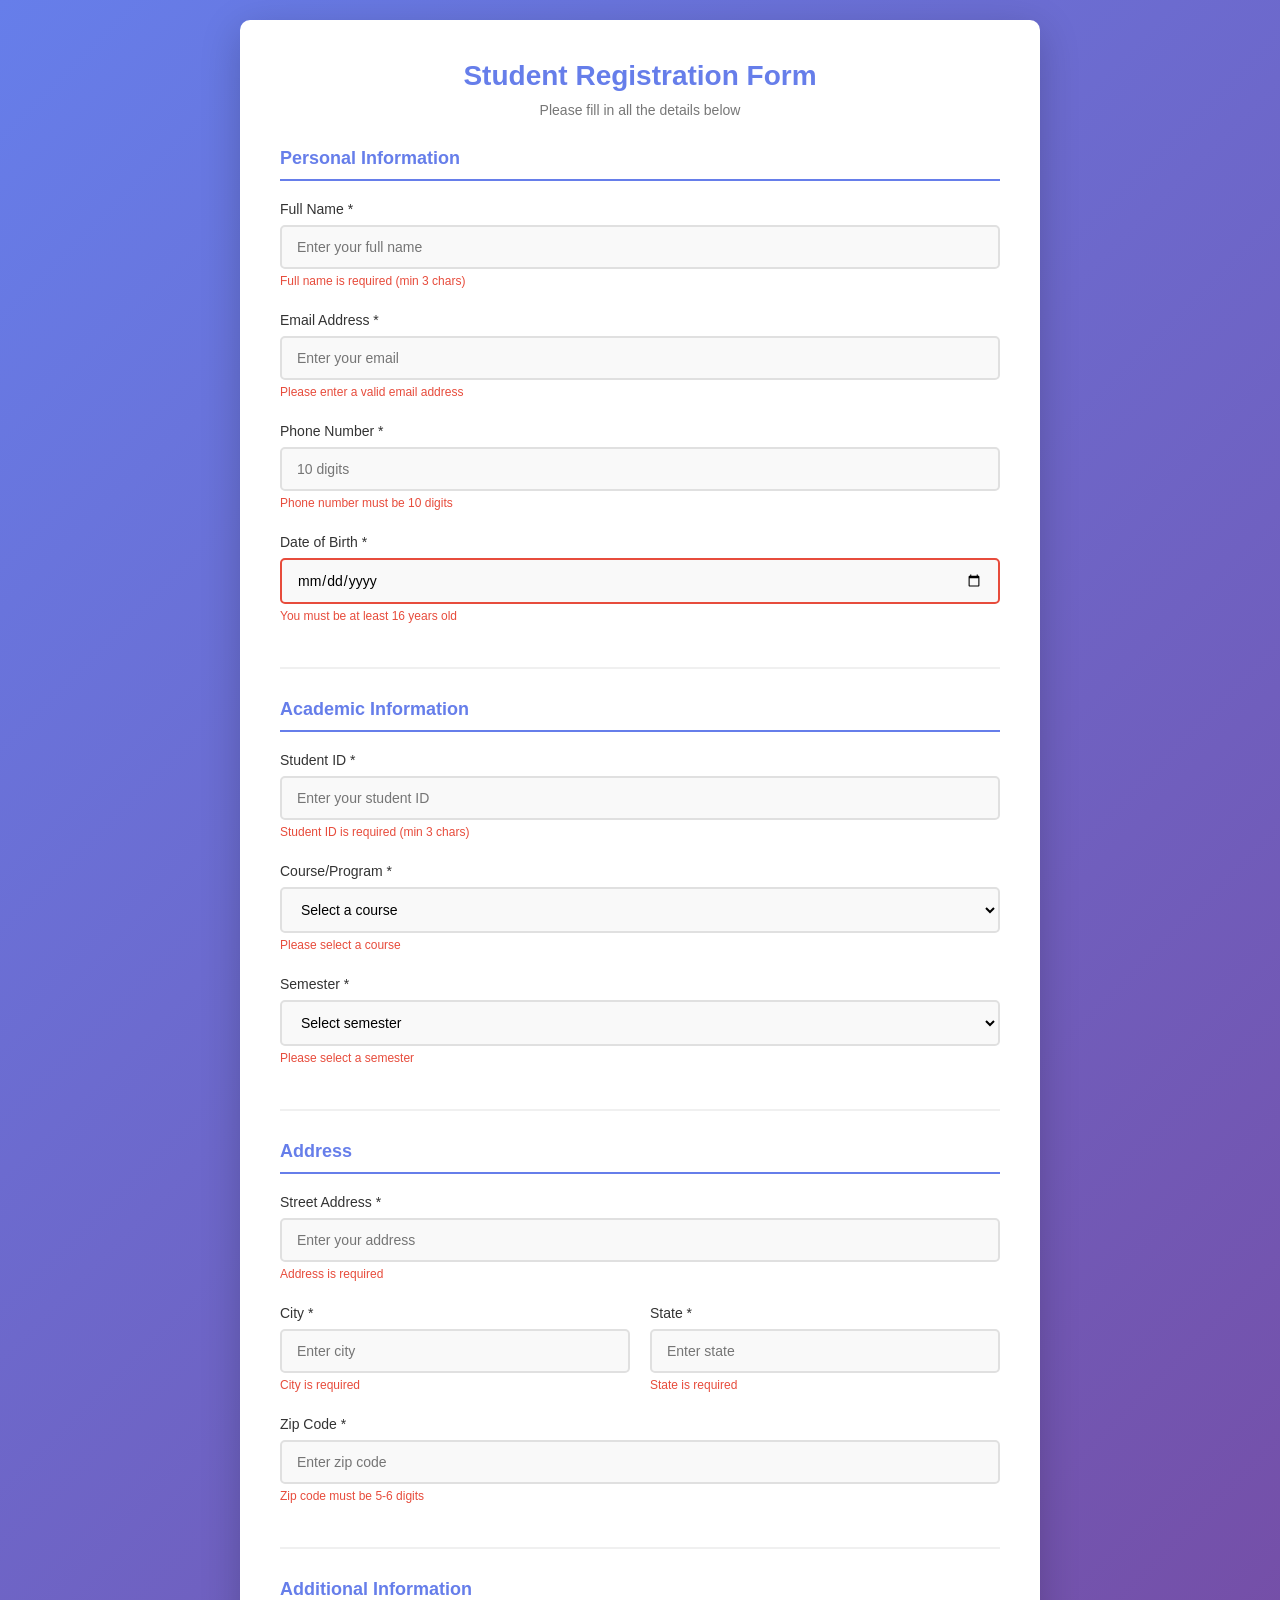
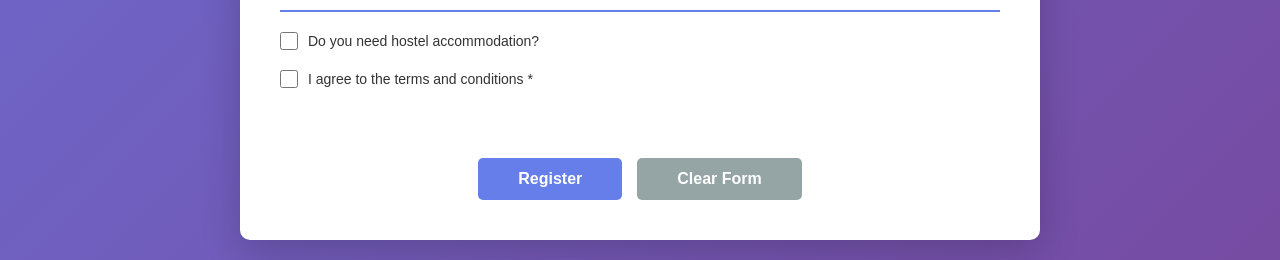
<file: day 1/index.html>
<!DOCTYPE html>
<html lang="en">

<head>
    <meta charset="UTF-8">
    <meta name="viewport" content="width=device-width, initial-scale=1.0">
    <title>Student Registration Form</title>
    <link rel="stylesheet" href="style.css">
</head>

<body>
    <div class="container">
        <div class="form-wrapper">
            <h1>Student Registration Form</h1>
            <p class="subtitle">Please fill in all the details below</p>

            <!-- Pure HTML form: uses built-in validation and CSS-only feedback -->
            <form id="registrationForm" action="#success" method="get">
                <!-- Personal Information Section -->
                <fieldset>
                    <legend>Personal Information</legend>

                    <div class="form-group">
                        <label for="fullName">Full Name *</label>
                        <input type="text" id="fullName" name="fullName" placeholder="Enter your full name" required
                            minlength="3">
                        <span class="error-message">Full name is required (min 3 chars)</span>
                    </div>

                    <div class="form-group">
                        <label for="email">Email Address *</label>
                        <input type="email" id="email" name="email" placeholder="Enter your email" required>
                        <span class="error-message">Please enter a valid email address</span>
                    </div>

                    <div class="form-group">
                        <label for="phone">Phone Number *</label>
                        <input type="tel" id="phone" name="phone" placeholder="10 digits" required pattern="[0-9]{10}"
                            title="Enter 10 digit phone number">
                        <span class="error-message">Phone number must be 10 digits</span>
                    </div>

                    <div class="form-group">
                        <label for="dob">Date of Birth *</label>
                        <input type="date" id="dob" name="dob" required max="2010-03-24"
                            title="You must be at least 16 years old">
                        <span class="error-message">You must be at least 16 years old</span>
                    </div>
                </fieldset>

                <!-- Academic Information Section -->
                <fieldset>
                    <legend>Academic Information</legend>

                    <div class="form-group">
                        <label for="studentId">Student ID *</label>
                        <input type="text" id="studentId" name="studentId" placeholder="Enter your student ID" required
                            minlength="3">
                        <span class="error-message">Student ID is required (min 3 chars)</span>
                    </div>

                    <div class="form-group">
                        <label for="course">Course/Program *</label>
                        <select id="course" name="course" required>
                            <option value="">Select a course</option>
                            <option value="B.Tech">B.Tech</option>
                            <option value="B.Sc">B.Sc</option>
                            <option value="B.A">B.A</option>
                            <option value="B.Com">B.Com</option>
                            <option value="MBA">MBA</option>
                        </select>
                        <span class="error-message">Please select a course</span>
                    </div>

                    <div class="form-group">
                        <label for="semester">Semester *</label>
                        <select id="semester" name="semester" required>
                            <option value="">Select semester</option>
                            <option value="1">Semester 1</option>
                            <option value="2">Semester 2</option>
                            <option value="3">Semester 3</option>
                            <option value="4">Semester 4</option>
                            <option value="5">Semester 5</option>
                            <option value="6">Semester 6</option>
                        </select>
                        <span class="error-message">Please select a semester</span>
                    </div>
                </fieldset>

                <!-- Address Section -->
                <fieldset>
                    <legend>Address</legend>

                    <div class="form-group">
                        <label for="address">Street Address *</label>
                        <input type="text" id="address" name="address" placeholder="Enter your address" required>
                        <span class="error-message">Address is required</span>
                    </div>

                    <div class="form-row">
                        <div class="form-group">
                            <label for="city">City *</label>
                            <input type="text" id="city" name="city" placeholder="Enter city" required>
                            <span class="error-message">City is required</span>
                        </div>

                        <div class="form-group">
                            <label for="state">State *</label>
                            <input type="text" id="state" name="state" placeholder="Enter state" required>
                            <span class="error-message">State is required</span>
                        </div>
                    </div>

                    <div class="form-group">
                        <label for="zipcode">Zip Code *</label>
                        <input type="text" id="zipcode" name="zipcode" placeholder="Enter zip code" required
                            pattern="[0-9]{5,6}" title="Enter 5 or 6 digit zip code">
                        <span class="error-message">Zip code must be 5-6 digits</span>
                    </div>
                </fieldset>

                <!-- Additional Options -->
                <fieldset>
                    <legend>Additional Information</legend>

                    <div class="form-group checkbox-group">
                        <label for="hostel">
                            <input type="checkbox" id="hostel" name="hostel">
                            Do you need hostel accommodation?
                        </label>
                    </div>

                    <div class="form-group checkbox-group">
                        <label for="terms">
                            <input type="checkbox" id="terms" name="terms" required>
                            I agree to the terms and conditions *
                        </label>
                        <span class="error-message">You must agree to the terms and conditions</span>
                    </div>
                </fieldset>

                <!-- Form Buttons -->
                <div class="button-group">
                    <button type="submit" class="btn btn-submit">Register</button>
                    <button type="reset" class="btn btn-reset">Clear Form</button>
                </div>

                <!-- Success Message (CSS-only) -->
                <div id="success" class="success-message">
                    Registration submitted successfully!
                </div>
            </form>
        </div>
    </div>

</body>

</html>
</file>
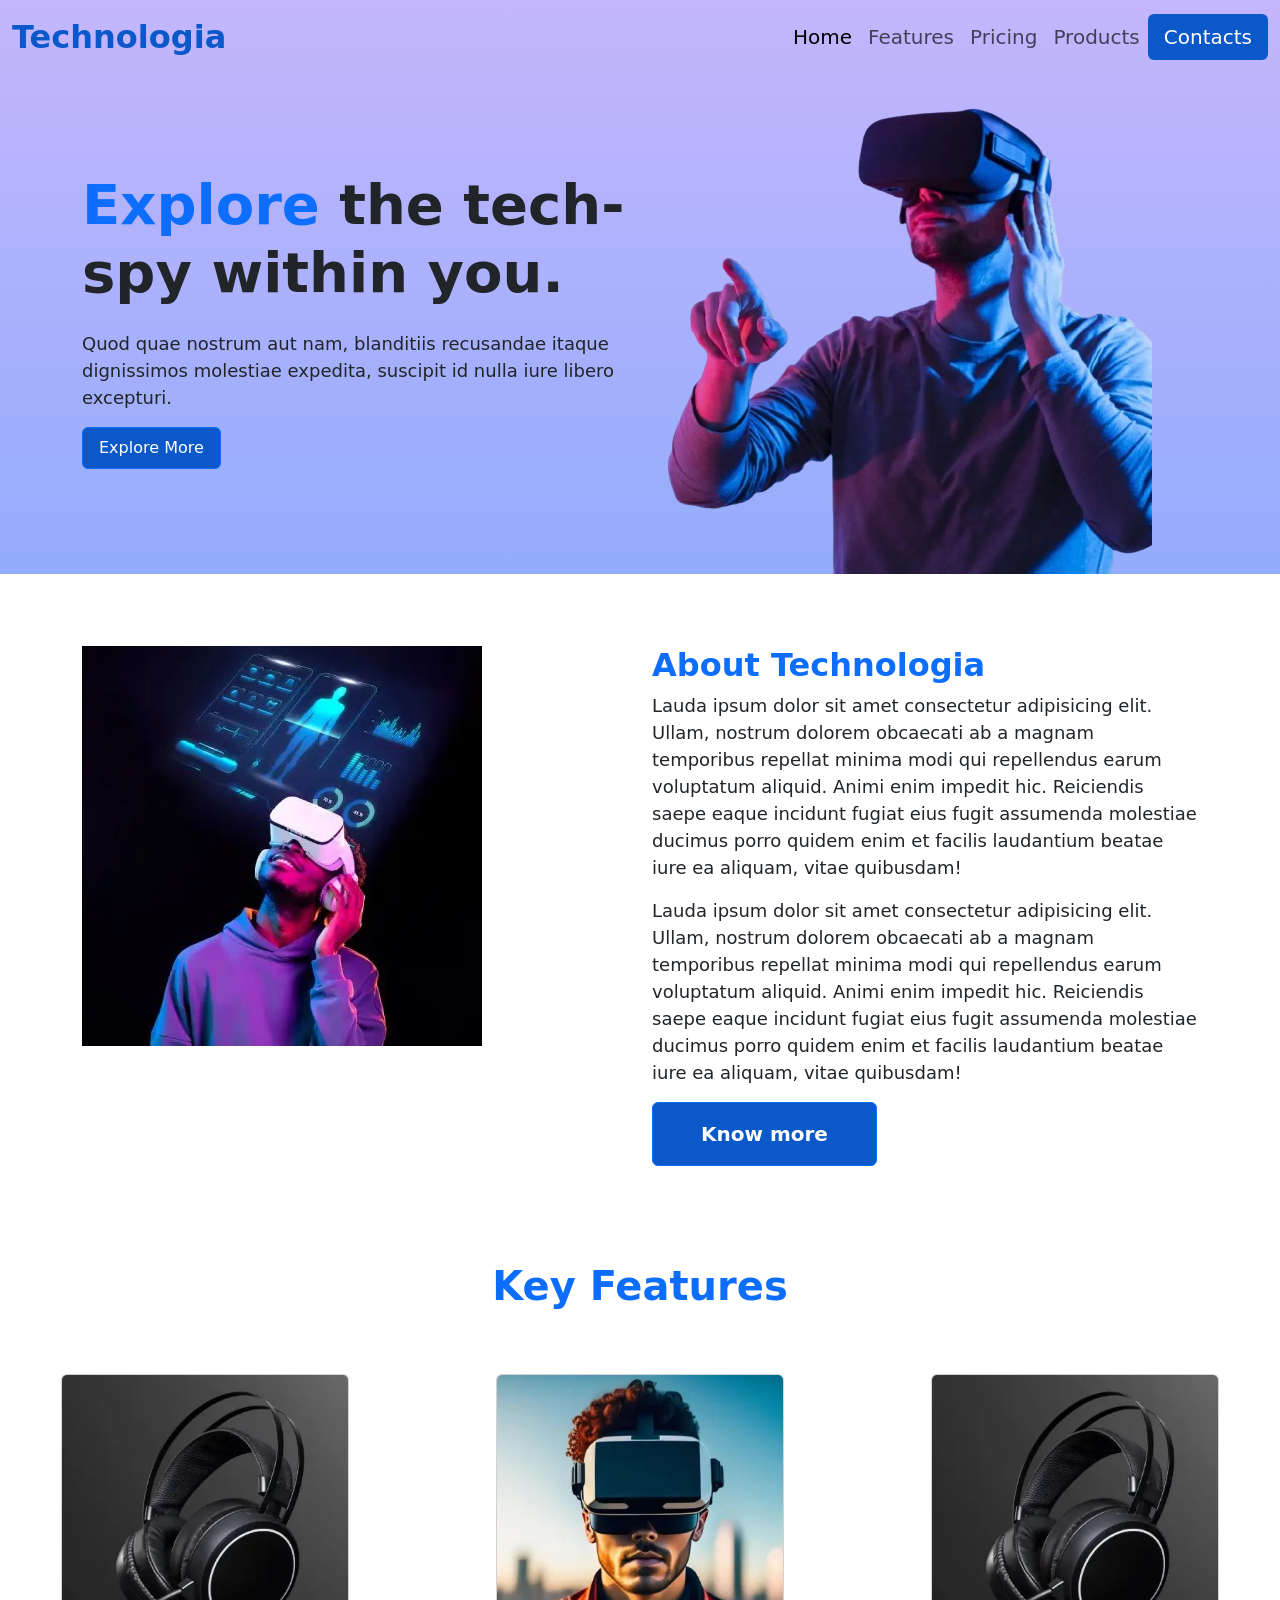
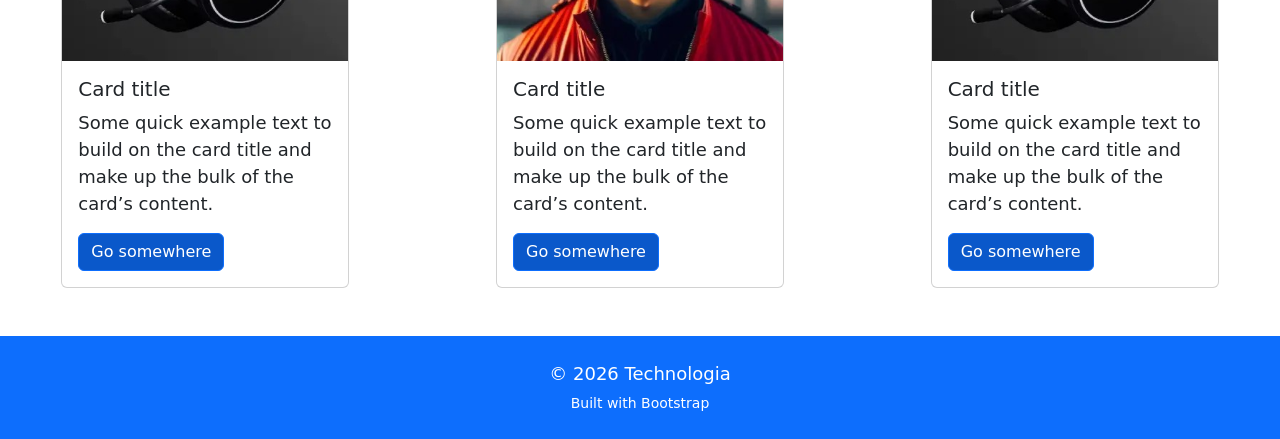
<file: day 2/index.html>
<!DOCTYPE html>
<html lang="en">

<head>
    <meta charset="UTF-8">
    <meta name="viewport" content="width=device-width, initial-scale=1.0">
    <title>Document</title>
    <link rel="stylesheet" href="style.css">
    <link href="https://cdn.jsdelivr.net/npm/bootstrap@5.3.8/dist/css/bootstrap.min.css" rel="stylesheet"
        integrity="sha384-sRIl4kxILFvY47J16cr9ZwB07vP4J8+LH7qKQnuqkuIAvNWLzeN8tE5YBujZqJLB" crossorigin="anonymous">
</head>

<body>
    <header>
        <nav class="navbar navbar-expand-lg ">
            <div class="container-fluid ">
                <a class="navbar-brand fw-bold fs-2" href="#">Technologia</a>
                <button class="navbar-toggler" type="button" data-bs-toggle="collapse" data-bs-target="#navbarNav"
                    aria-controls="navbarNav" aria-expanded="false" aria-label="Toggle navigation">
                    <span class="navbar-toggler-icon"></span>
                </button>
                <div class="collapse navbar-collapse" id="navbarNav">
                    <ul class="navbar-nav ms-auto ">
                        <li class="nav-item">
                            <a class="nav-link active fs-5" aria-current="page" href="#">Home</a>
                        </li>
                        <li class="nav-item">
                            <a class="nav-link fs-5" href="#">Features</a>
                        </li>
                        <li class="nav-item">
                            <a class="nav-link fs-5" href="#">Pricing</a>
                        </li>
                        <li class="nav-item">
                            <a class="nav-link fs-5" href="#">Products</a>
                        </li>
                        <li class="nav-item">
                            <a class="nav-link btn btn-primary fs-5 text-white px-3 py-2" href="#">Contacts</a>
                        </li>
                    </ul>
                </div>
            </div>
        </nav>

        <!-- The screen diviveded into 12 parts -->
        <!-- Hero Sections -->
        <section>
            <div class="container">
                <div class="row align-items-center justify-content-center">
                    <div class="col-12 col-lg-6">
                        <h2 class="fw-bold display-4 mb-4"><span class="text-primary">Explore</span> the tech-spy within
                            you.</h2>
                        <p>Quod quae nostrum aut nam, blanditiis recusandae itaque dignissimos molestiae expedita,
                            suscipit id nulla iure libero excepturi.</p>
                        <button class="btn btn-primary text-white px-3 py-2 mb-2">Explore More</button>
                    </div>
                    <div class="col-12 col-lg-6">
                        <img src="./assets/person-removebg-preview.png" alt="error loading file" class="img-fluid">
                    </div>
                </div>
            </div>
        </section>
    </header>
    <section class="container py-5 mt-4">
        <div class="row">
            <div class="col-12 col-lg-6">
                <img src="./assets/thinking.jpeg" alt="error" class="img-fluid">
            </div>
            <div class="col-12 col-lg-6">
                <h2 class="text-primary fw-bold fs-2">About Technologia</h2>
                <p>Lauda ipsum dolor sit amet consectetur adipisicing elit. Ullam, nostrum dolorem obcaecati ab a magnam
                    temporibus repellat minima modi qui repellendus earum voluptatum aliquid. Animi enim impedit hic.
                    Reiciendis saepe eaque incidunt fugiat eius fugit assumenda molestiae ducimus porro quidem enim et
                    facilis laudantium beatae iure ea aliquam, vitae quibusdam!</p>
                <p>Lauda ipsum dolor sit amet consectetur adipisicing elit. Ullam, nostrum dolorem obcaecati ab a magnam
                    temporibus repellat minima modi qui repellendus earum voluptatum aliquid. Animi enim impedit hic.
                    Reiciendis saepe eaque incidunt fugiat eius fugit assumenda molestiae ducimus porro quidem enim et
                    facilis laudantium beatae iure ea aliquam, vitae quibusdam!</p>
                <button class="btn btn-primary px-5 py-3 inline-block fs-5 fw-bold">Know more</button>
            </div>
        </div>
    </section>

    <section>
        <div class="row">
            <div class="col-12 my-5">
                <h2 class="text-primary fs-1 fw-bold mb-3 text-center">Key Features</h2>
            </div>
            <div class="col-lg-4 align-items-center">
                <div class="card mx-auto" style="width: 18rem;">
                    <img src="./assets/headphone.jpeg" class="card-img-top" alt="...">
                    <div class="card-body">
                        <h5 class="card-title">Card title</h5>
                        <p class="card-text">Some quick example text to build on the card title and make up the bulk of
                            the card’s content.</p>
                        <a href="#" class="btn btn-primary">Go somewhere</a>
                    </div>
                </div>
            </div>
            <div class="col-lg-4">
                <div class="card mx-auto" style="width: 18rem;">
                    <img src="./assets/phone.jpeg" class="card-img-top" alt="...">
                    <div class="card-body">
                        <h5 class="card-title">Card title</h5>
                        <p class="card-text">Some quick example text to build on the card title and make up the bulk of
                            the card’s content.</p>
                        <a href="#" class="btn btn-primary">Go somewhere</a>
                    </div>
                </div>
            </div>
            <div class="col-lg-4">
                <div class="card mx-auto" style="width: 18rem;">
                    <img src="./assets/headphone.jpeg" class="card-img-top" alt="...">
                    <div class="card-body">
                        <h5 class="card-title">Card title</h5>
                        <p class="card-text">Some quick example text to build on the card title and make up the bulk of
                            the card’s content.</p>
                        <a href="#" class="btn btn-primary">Go somewhere</a>
                    </div>
                </div>
            </div>
        </div>
    </section>
    </section>

    <footer class="bg-primary text-white py-4 mt-5">
        <div class="container text-center">
            <p class="mb-1">© 2026 Technologia</p>
            <small>Built with Bootstrap</small>
        </div>
    </footer>

    <script src="https://cdn.jsdelivr.net/npm/@popperjs/core@2.11.8/dist/umd/popper.min.js"
        integrity="sha384-I7E8VVD/ismYTF4hNIPjVp/Zjvgyol6VFvRkX/vR+Vc4jQkC+hVqc2pM8ODewa9r"
        crossorigin="anonymous"></script>
    <script src="https://cdn.jsdelivr.net/npm/bootstrap@5.3.8/dist/js/bootstrap.min.js"
        integrity="sha384-G/EV+4j2dNv+tEPo3++6LCgdCROaejBqfUeNjuKAiuXbjrxilcCdDz6ZAVfHWe1Y"
        crossorigin="anonymous"></script>
</body>

</html>
</file>
<file: day 1/style.css>
/* ========== General Styles ========== */
* {
  margin: 0;
  padding: 0;
  box-sizing: border-box;
}

body {
  font-family: 'Segoe UI', Tahoma, Geneva, Verdana, sans-serif;
  background: linear-gradient(135deg, #667eea 0%, #764ba2 100%);
  min-height: 100vh;
  display: flex;
  justify-content: center;
  align-items: center;
  padding: 20px;
  color: #333;
}

/* ========== Container Styles ========== */
.container {
  width: 100%;
  max-width: 800px;
}

.form-wrapper {
  background-color: #fff;
  border-radius: 10px;
  box-shadow: 0 10px 40px rgba(0, 0, 0, 0.2);
  padding: 40px;
}

h1 {
  color: #667eea;
  text-align: center;
  margin-bottom: 10px;
  font-size: 28px;
  font-weight: 600;
}

.subtitle {
  text-align: center;
  color: #777;
  margin-bottom: 30px;
  font-size: 14px;
}

/* ========== Fieldset Styles ========== */
fieldset {
  border: none;
  margin-bottom: 30px;
  padding-bottom: 20px;
  border-bottom: 2px solid #f0f0f0;
}

fieldset:last-of-type {
  border-bottom: none;
}

legend {
  font-size: 18px;
  font-weight: 600;
  color: #667eea;
  margin-bottom: 20px;
  padding-bottom: 10px;
  border-bottom: 2px solid #667eea;
  width: 100%;
}

/* ========== Form Group Styles ========== */
.form-group {
  margin-bottom: 20px;
}

.form-row {
  display: grid;
  grid-template-columns: 1fr 1fr;
  gap: 20px;
}

label {
  display: block;
  font-weight: 500;
  margin-bottom: 8px;
  color: #333;
  font-size: 14px;
}

input[type="text"],
input[type="email"],
input[type="tel"],
input[type="date"],
select {
  width: 100%;
  padding: 12px 15px;
  border: 2px solid #e0e0e0;
  border-radius: 5px;
  font-size: 14px;
  transition: all 0.3s ease;
  background-color: #f9f9f9;
  font-family: inherit;
}

input[type="text"]:focus,
input[type="email"]:focus,
input[type="tel"]:focus,
input[type="date"]:focus,
select:focus {
  outline: none;
  border-color: #667eea;
  background-color: #fff;
  box-shadow: 0 0 8px rgba(102, 126, 234, 0.1);
}

input:invalid:not(:placeholder-shown) {
  border-color: #e74c3c;
}

select {
  cursor: pointer;
}

/* ========== Checkbox Styles ========== */
.checkbox-group label {
  display: flex;
  align-items: center;
  cursor: pointer;
  margin-bottom: 15px;
}

input[type="checkbox"] {
  width: 18px;
  height: 18px;
  margin-right: 10px;
  cursor: pointer;
  accent-color: #667eea;
}

/* ========== Error Message Styles (CSS-only) ========== */
.error-message {
  display: none;
  color: #e74c3c;
  font-size: 12px;
  margin-top: 5px;
  min-height: 18px;
}

/* Show the adjacent message when the field is invalid */
input:invalid + .error-message,
select:invalid + .error-message {
  display: block;
}

/* Success message displayed when fragment matches #success */
#success {
  display: none;
}

#success:target {
  display: block;
}

/* ========== Button Styles ========== */
.button-group {
  display: flex;
  gap: 15px;
  margin-top: 30px;
  justify-content: center;
}

.btn {
  padding: 12px 40px;
  font-size: 16px;
  border: none;
  border-radius: 5px;
  cursor: pointer;
  font-weight: 600;
  transition: all 0.3s ease;
}

.btn-submit {
  background-color: #667eea;
  color: white;
}

.btn-submit:hover {
  background-color: #5568d3;
  transform: translateY(-2px);
  box-shadow: 0 5px 15px rgba(102, 126, 234, 0.4);
}

.btn-submit:active {
  transform: translateY(0);
}

.btn-reset {
  background-color: #95a5a6;
  color: white;
}

.btn-reset:hover {
  background-color: #7f8c8d;
  transform: translateY(-2px);
  box-shadow: 0 5px 15px rgba(149, 165, 166, 0.4);
}

.btn-reset:active {
  transform: translateY(0);
}

/* ========== Success Message Styles ========== */
.success-message {
  display: none;
  background-color: #d4edda;
  color: #155724;
  padding: 15px;
  border-radius: 5px;
  border: 1px solid #c3e6cb;
  margin-top: 20px;
  text-align: center;
  font-weight: 500;
  animation: slideIn 0.5s ease;
}

.success-message.show {
  display: block;
}

/* ========== Animation ========== */
@keyframes slideIn {
  from {
    opacity: 0;
    transform: translateY(-10px);
  }
  to {
    opacity: 1;
    transform: translateY(0);
  }
}

/* ========== Responsive Design ========== */
@media (max-width: 600px) {
  .form-wrapper {
    padding: 25px;
  }

  h1 {
    font-size: 24px;
  }

  legend {
    font-size: 16px;
  }

  .form-row {
    grid-template-columns: 1fr;
    gap: 15px;
  }

  .button-group {
    flex-direction: column;
  }

  .btn {
    width: 100%;
  }
}
</file>
<file: day 2/style.css>
/*- Font sizes (px)
10 / 12 / 14 / 16 / 18 / 20 / 24 / 30 / 36 / 44 / 52 / 62 / 74 / 86 / 98
*/

* {
  --primary-color: #3498db;
}

body {
  color: #555; /* Steel Gray */
  font-family: "Roboto", sans-serif;
}

.navbar-brand {
  font-size: 30px;
}

.nav-link {
  font-size: 18px !important;
  font-weight: 500;
}

.head-section,header{
  background-image: linear-gradient(180deg, #c4b6fd, #93acfc);
}

.navbar-brand,
.text-primary {
  color: #0a58ca !important;
}

.btn-primary {
  background-color: #0a58ca !important;
  border: none;
}

.nav-link:hover {
  color: #0a58ca;
}

p {
  font-size: 18px;
}
.btn-primary:hover {
  background-color: #257dfd !important;
  
}

.blue-bg {
  background-color: #0a58ca;
  color: #fff;
}

.ionicons {
  color: #0a58ca;
  background-color: #f2f2f2;
  padding: 10px;
  height: 30px;
  width: 30px;
  margin-bottom: 12px;
}

.nav-tabs {
  border: none;
}

.nav-tabs .active {
  background-color: #0a58ca !important;
  border: none;
  color: #fff !important;
}

.footer-section {
  background-color: #0a58ca !important;
  border: none;
  color: #fff !important;
}

.container-fluid{
    justify-content: space-between;
}
</file>
